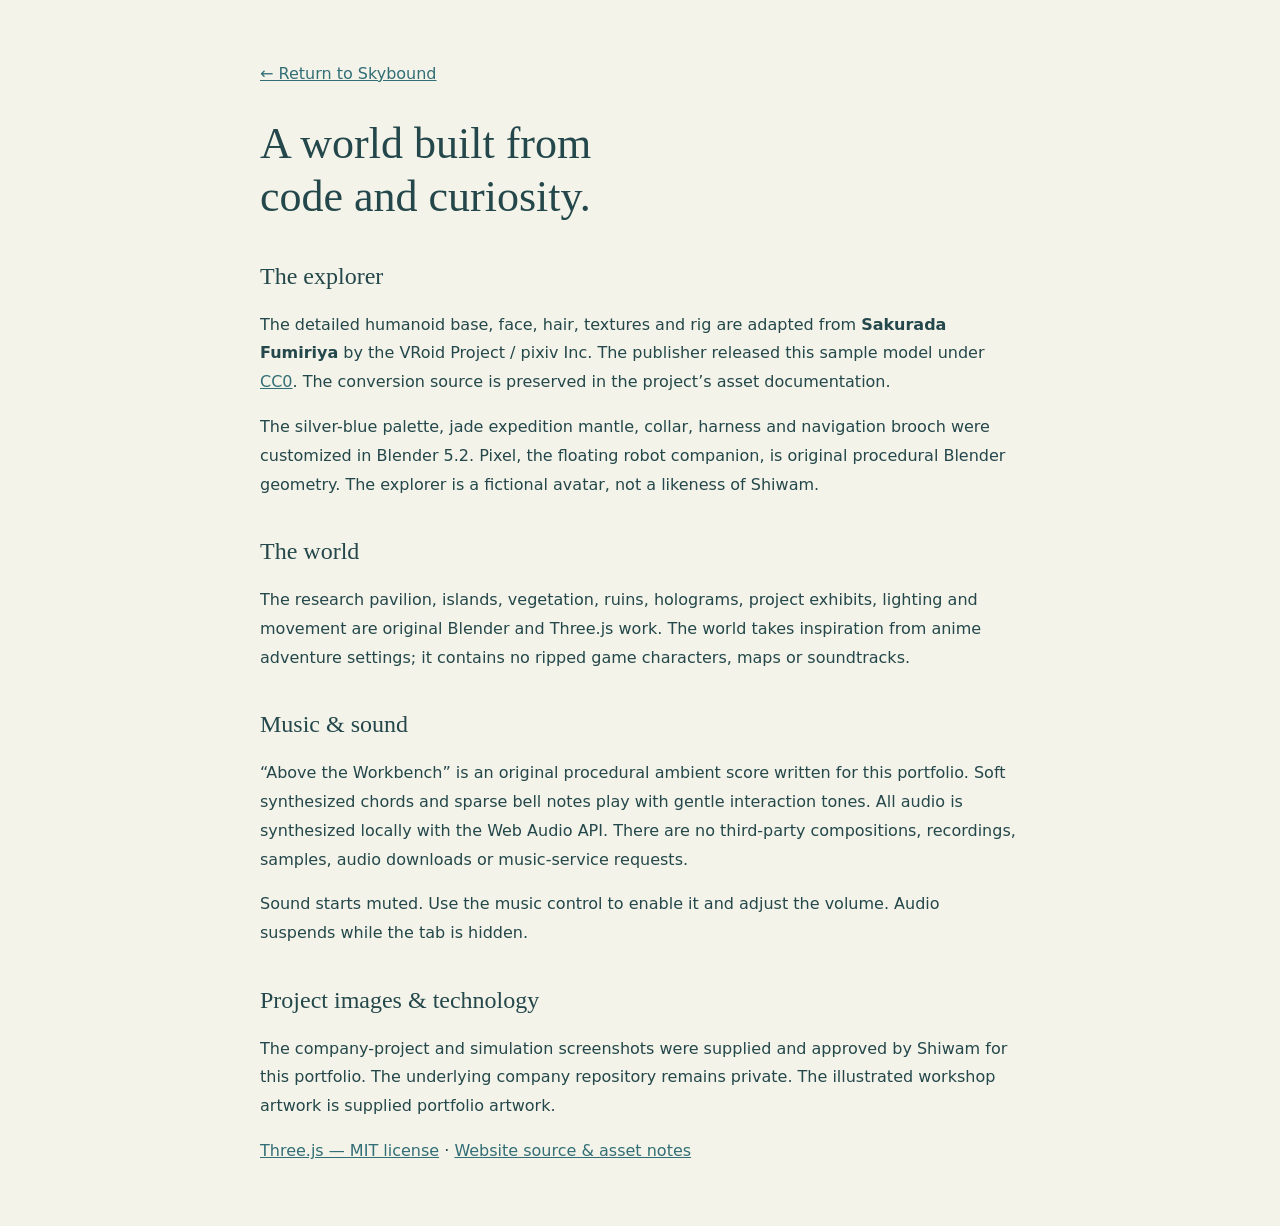
<file: city/credits.html>
<!doctype html>
<html lang="en">
  <head>
    <meta charset="utf-8" />
    <meta name="viewport" content="width=device-width,initial-scale=1" />
    <title>World & sound credits — Shiwam</title>
    <style>
      body {
        font: 16px/1.8 system-ui;
        background: #f4f3e9;
        color: #23474a;
        max-width: 760px;
        margin: 60px auto;
        padding: 0 24px;
      }
      h1,
      h2 {
        font-family: Georgia, serif;
        font-weight: normal;
        line-height: 1.2;
      }
      h1 {
        font-size: 44px;
      }
      h2 {
        margin-top: 38px;
      }
      a {
        color: #326e75;
      }
      li {
        margin-bottom: 10px;
      }
    </style>
  </head>
  <body>
    <a href="index.html">← Return to Skybound</a>
    <h1>A world built from<br />code and curiosity.</h1>
    <h2>The explorer</h2>
    <p>
      The detailed humanoid base, face, hair, textures and rig are adapted from
      <strong>Sakurada Fumiriya</strong> by the VRoid Project / pixiv Inc. The
      publisher released this sample model under
      <a
        href="https://vroid.pixiv.help/hc/en-us/articles/360014788554-Sakurada-Fumiriya"
        >CC0</a
      >. The conversion source is preserved in the project’s asset
      documentation.
    </p>
    <p>
      The silver-blue palette, jade expedition mantle, collar, harness and
      navigation brooch were customized in Blender 5.2. Pixel, the floating
      robot companion, is original procedural Blender geometry. The explorer is
      a fictional avatar, not a likeness of Shiwam.
    </p>
    <h2>The world</h2>
    <p>
      The research pavilion, islands, vegetation, ruins, holograms, project
      exhibits, lighting and movement are original Blender and Three.js work.
      The world takes inspiration from anime adventure settings; it contains no
      ripped game characters, maps or soundtracks.
    </p>
    <h2>Music & sound</h2>
    <p>
      “Above the Workbench” is an original procedural ambient score written for
      this portfolio. Soft synthesized chords and sparse bell notes play with
      gentle interaction tones. All audio is synthesized locally with the Web
      Audio API. There are no third-party compositions, recordings, samples,
      audio downloads or music-service requests.
    </p>
    <p>
      Sound starts muted. Use the music control to enable it and adjust the
      volume. Audio suspends while the tab is hidden.
    </p>
    <h2>Project images & technology</h2>
    <p>
      The company-project and simulation screenshots were supplied and approved
      by Shiwam for this portfolio. The underlying company repository remains
      private. The illustrated workshop artwork is supplied portfolio artwork.
    </p>
    <p>
      <a href="vendor/THREE-LICENSE.txt">Three.js — MIT license</a> ·
      <a href="https://github.com/shiwamshoryasharma/shiwamshoryasharma"
        >Website source & asset notes</a
      >
    </p>
  </body>
</html>
</file>
